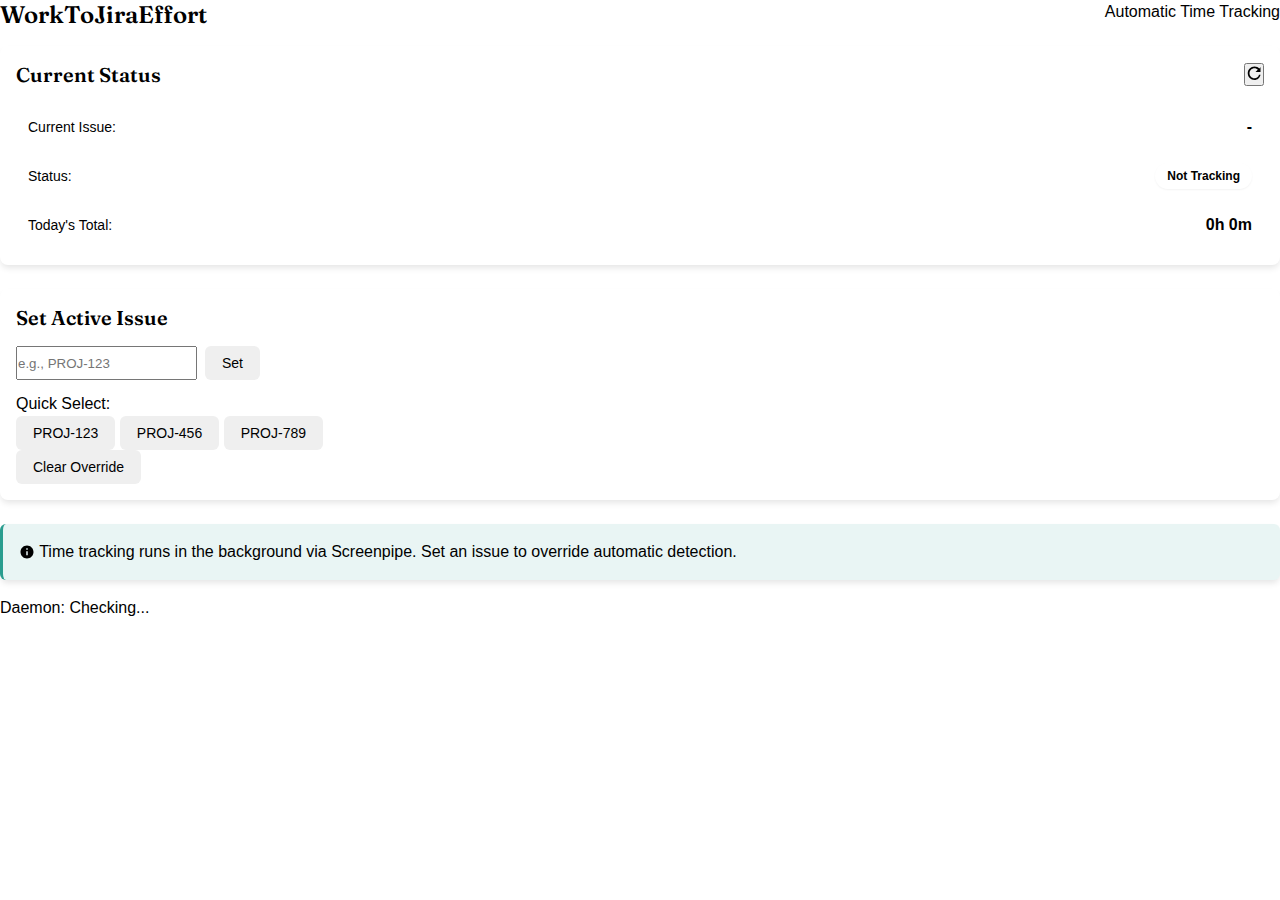
<file: ui/index.html>
<!DOCTYPE html>
<html lang="en">
<head>
    <meta charset="UTF-8">
    <meta name="viewport" content="width=device-width, initial-scale=1.0">
    <title>WorkToJiraEffort</title>
    <link rel="stylesheet" href="styles.css">
</head>
<body>
    <div class="app-container">
        <!-- Header -->
        <header class="app-header">
            <h1>WorkToJiraEffort</h1>
            <p class="subtitle">Automatic Time Tracking</p>
        </header>

        <!-- Main Content -->
        <main class="main-content">
            <!-- Current Status Card -->
            <div class="card status-card">
                <div class="card-header">
                    <h2>Current Status</h2>
                    <button class="btn-refresh" id="refreshBtn" title="Refresh">
                        <svg width="16" height="16" viewBox="0 0 16 16" fill="none">
                            <path d="M13.5 3.5C12.25 2.25 10.5 1.5 8.5 1.5C4.75 1.5 1.75 4.5 1.75 8.25C1.75 12 4.75 15 8.5 15C11.5 15 14 12.75 14.5 9.75H13C12.5 11.75 10.75 13.25 8.5 13.25C5.75 13.25 3.5 11 3.5 8.25C3.5 5.5 5.75 3.25 8.5 3.25C9.75 3.25 11 3.75 11.75 4.75L9.5 7H14.5V2L13.5 3.5Z" fill="currentColor"/>
                        </svg>
                    </button>
                </div>
                <div class="status-info">
                    <div class="status-item">
                        <span class="status-label">Current Issue:</span>
                        <span class="status-value" id="currentIssue">-</span>
                    </div>
                    <div class="status-item">
                        <span class="status-label">Status:</span>
                        <span class="status-badge" id="trackingStatus">Not Tracking</span>
                    </div>
                    <div class="status-item">
                        <span class="status-label">Today's Total:</span>
                        <span class="status-value" id="totalTime">0h 0m</span>
                    </div>
                </div>
            </div>

            <!-- Issue Selection Card -->
            <div class="card">
                <div class="card-header">
                    <h2>Set Active Issue</h2>
                </div>
                <div class="issue-input-group">
                    <input
                        type="text"
                        id="issueInput"
                        class="issue-input"
                        placeholder="e.g., PROJ-123"
                        maxlength="50"
                    />
                    <button class="btn btn-primary" id="setIssueBtn">Set</button>
                </div>

                <!-- Quick Actions -->
                <div class="quick-actions">
                    <p class="quick-actions-label">Quick Select:</p>
                    <div class="quick-actions-buttons">
                        <button class="btn btn-secondary btn-sm" data-issue="PROJ-123">PROJ-123</button>
                        <button class="btn btn-secondary btn-sm" data-issue="PROJ-456">PROJ-456</button>
                        <button class="btn btn-secondary btn-sm" data-issue="PROJ-789">PROJ-789</button>
                    </div>
                </div>

                <button class="btn btn-danger" id="clearIssueBtn">Clear Override</button>
            </div>

            <!-- Info Card -->
            <div class="card info-card">
                <p class="info-text">
                    <svg width="16" height="16" viewBox="0 0 16 16" fill="none" style="vertical-align: text-bottom;">
                        <path d="M8 1.5C4.41 1.5 1.5 4.41 1.5 8C1.5 11.59 4.41 14.5 8 14.5C11.59 14.5 14.5 11.59 14.5 8C14.5 4.41 11.59 1.5 8 1.5ZM8.75 11.25H7.25V7.25H8.75V11.25ZM8.75 5.75H7.25V4.25H8.75V5.75Z" fill="currentColor"/>
                    </svg>
                    Time tracking runs in the background via Screenpipe. Set an issue to override automatic detection.
                </p>
            </div>
        </main>

        <!-- Footer -->
        <footer class="app-footer">
            <p>Daemon: <span id="daemonStatus" class="daemon-status">Checking...</span></p>
        </footer>
    </div>

    <script src="app.js"></script>
</body>
</html>
</file>
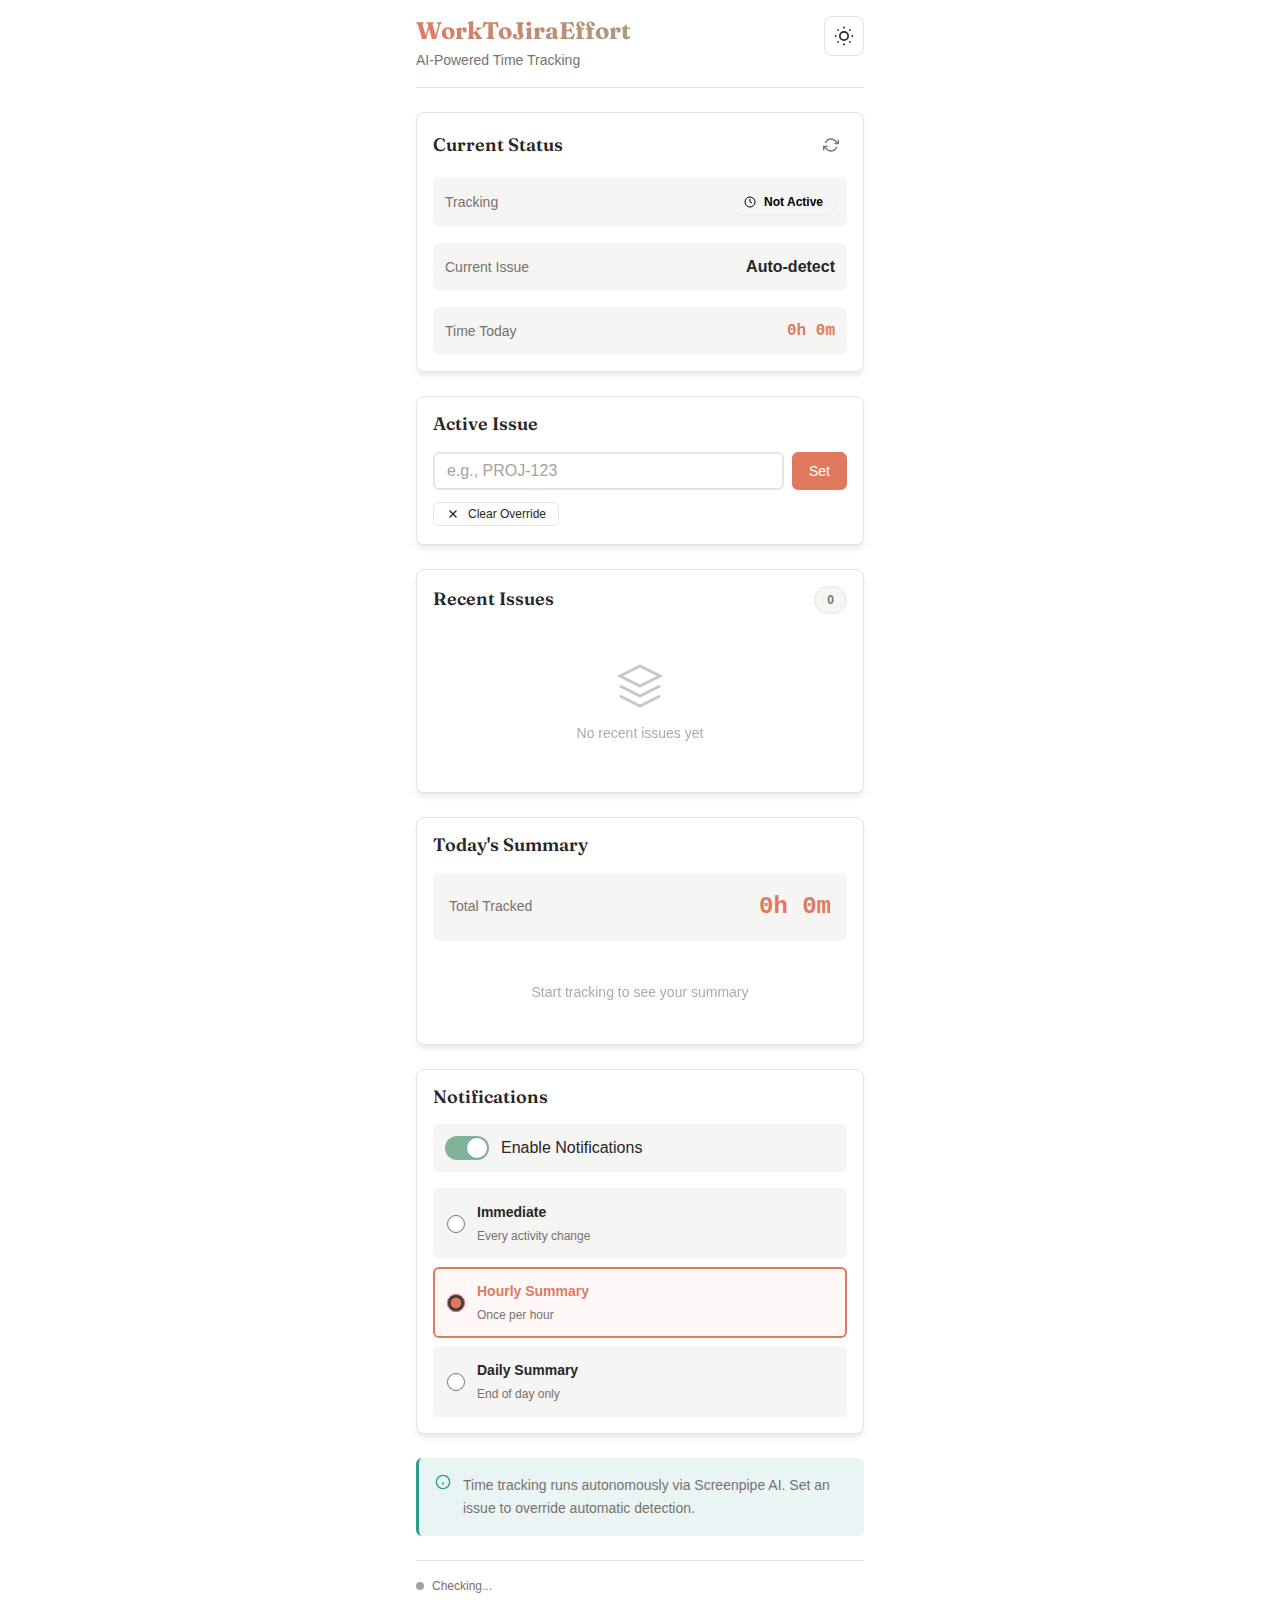
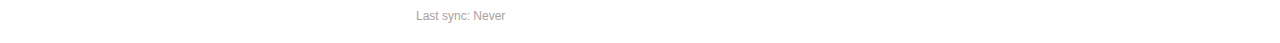
<file: ui/dashboard.html>
<!DOCTYPE html>
<html lang="en">
<head>
    <meta charset="UTF-8">
    <meta name="viewport" content="width=device-width, initial-scale=1.0">
    <title>WorkToJiraEffort</title>
    <link rel="stylesheet" href="styles.css">
</head>
<body>
    <div class="app" data-theme="light">
        <!-- Header -->
        <header class="app-header">
            <div class="header-content">
                <h1 class="header-title">WorkToJiraEffort</h1>
                <p class="header-subtitle">AI-Powered Time Tracking</p>
            </div>
            <button class="theme-toggle" id="themeToggle" aria-label="Toggle dark mode">
                <svg class="theme-toggle__icon theme-toggle__icon--sun" width="20" height="20" viewBox="0 0 24 24" fill="none" stroke="currentColor" stroke-width="2">
                    <circle cx="12" cy="12" r="5"></circle>
                    <line x1="12" y1="1" x2="12" y2="3"></line>
                    <line x1="12" y1="21" x2="12" y2="23"></line>
                    <line x1="4.22" y1="4.22" x2="5.64" y2="5.64"></line>
                    <line x1="18.36" y1="18.36" x2="19.78" y2="19.78"></line>
                    <line x1="1" y1="12" x2="3" y2="12"></line>
                    <line x1="21" y1="12" x2="23" y2="12"></line>
                    <line x1="4.22" y1="19.78" x2="5.64" y2="18.36"></line>
                    <line x1="18.36" y1="5.64" x2="19.78" y2="4.22"></line>
                </svg>
                <svg class="theme-toggle__icon theme-toggle__icon--moon" width="20" height="20" viewBox="0 0 24 24" fill="none" stroke="currentColor" stroke-width="2">
                    <path d="M21 12.79A9 9 0 1 1 11.21 3 7 7 0 0 0 21 12.79z"></path>
                </svg>
            </button>
        </header>

        <!-- Main Content -->
        <main class="main-content">
            <!-- Status Dashboard -->
            <section class="status-dashboard card">
                <div class="card-header">
                    <h2 class="card-title">Current Status</h2>
                    <button class="btn-icon" id="refreshBtn" aria-label="Refresh status">
                        <svg class="icon" width="16" height="16" viewBox="0 0 24 24" fill="none" stroke="currentColor" stroke-width="2">
                            <polyline points="23 4 23 10 17 10"></polyline>
                            <polyline points="1 20 1 14 7 14"></polyline>
                            <path d="M3.51 9a9 9 0 0 1 14.85-3.36L23 10M1 14l4.64 4.36A9 9 0 0 0 20.49 15"></path>
                        </svg>
                    </button>
                </div>

                <div class="status-grid">
                    <div class="status-item">
                        <span class="status-label">Tracking</span>
                        <span class="status-badge" id="trackingStatus">
                            <svg class="icon" width="12" height="12" viewBox="0 0 24 24" fill="none" stroke="currentColor" stroke-width="2">
                                <circle cx="12" cy="12" r="10"></circle>
                                <polyline points="12 6 12 12 16 14"></polyline>
                            </svg>
                            <span id="trackingStatusText">Not Active</span>
                        </span>
                    </div>

                    <div class="status-item">
                        <span class="status-label">Current Issue</span>
                        <span class="status-value" id="currentIssue">Auto-detect</span>
                    </div>

                    <div class="status-item">
                        <span class="status-label">Time Today</span>
                        <span class="status-value status-value--time" id="totalTime">0h 0m</span>
                    </div>
                </div>
            </section>

            <!-- Issue Selector -->
            <section class="issue-selector card">
                <div class="card-header">
                    <h2 class="card-title">Active Issue</h2>
                </div>

                <div class="issue-input-group">
                    <input
                        type="text"
                        id="issueInput"
                        class="input"
                        placeholder="e.g., PROJ-123"
                        maxlength="50"
                        aria-label="Issue key"
                    />
                    <button class="btn btn--primary" id="setIssueBtn">Set</button>
                </div>

                <button class="btn btn--ghost btn--sm" id="clearIssueBtn">
                    <svg class="icon" width="14" height="14" viewBox="0 0 24 24" fill="none" stroke="currentColor" stroke-width="2">
                        <line x1="18" y1="6" x2="6" y2="18"></line>
                        <line x1="6" y1="6" x2="18" y2="18"></line>
                    </svg>
                    Clear Override
                </button>
            </section>

            <!-- Recent Issues -->
            <section class="recent-issues card" id="recentIssuesSection">
                <div class="card-header">
                    <h2 class="card-title">Recent Issues</h2>
                    <span class="badge" id="recentIssuesCount">0</span>
                </div>

                <div class="recent-issues__list" id="recentIssuesList">
                    <!-- Populated by JavaScript -->
                    <div class="empty-state">
                        <svg class="empty-state__icon" width="48" height="48" viewBox="0 0 24 24" fill="none" stroke="currentColor" stroke-width="1.5">
                            <path d="M12 2L2 7l10 5 10-5-10-5z"></path>
                            <path d="M2 17l10 5 10-5"></path>
                            <path d="M2 12l10 5 10-5"></path>
                        </svg>
                        <p class="empty-state__text">No recent issues yet</p>
                    </div>
                </div>
            </section>

            <!-- Time Summary -->
            <section class="time-summary card" id="timeSummarySection">
                <div class="card-header">
                    <h2 class="card-title">Today's Summary</h2>
                </div>

                <div class="time-summary__total">
                    <span class="time-summary__label">Total Tracked</span>
                    <span class="time-summary__value" id="summaryTotalTime">0h 0m</span>
                </div>

                <div class="time-summary__chart" id="timeSummaryChart">
                    <!-- Populated by JavaScript -->
                    <div class="empty-state empty-state--compact">
                        <p class="empty-state__text">Start tracking to see your summary</p>
                    </div>
                </div>
            </section>

            <!-- Notification Preferences -->
            <section class="notification-prefs card" id="notificationPrefsSection">
                <div class="card-header">
                    <h2 class="card-title">Notifications</h2>
                </div>

                <div class="pref-toggle">
                    <label class="pref-toggle__label">
                        <input type="checkbox" class="pref-toggle__input" id="notificationsEnabled" checked>
                        <span class="pref-toggle__slider"></span>
                        <span class="pref-toggle__text">Enable Notifications</span>
                    </label>
                </div>

                <div class="pref-options" id="notificationFrequency">
                    <div class="pref-option">
                        <label class="pref-option__label">
                            <input type="radio" name="frequency" value="immediate" class="pref-option__input">
                            <span class="pref-option__text">
                                <span class="pref-option__title">Immediate</span>
                                <span class="pref-option__desc">Every activity change</span>
                            </span>
                        </label>
                    </div>

                    <div class="pref-option">
                        <label class="pref-option__label">
                            <input type="radio" name="frequency" value="hourly" class="pref-option__input" checked>
                            <span class="pref-option__text">
                                <span class="pref-option__title">Hourly Summary</span>
                                <span class="pref-option__desc">Once per hour</span>
                            </span>
                        </label>
                    </div>

                    <div class="pref-option">
                        <label class="pref-option__label">
                            <input type="radio" name="frequency" value="daily" class="pref-option__input">
                            <span class="pref-option__text">
                                <span class="pref-option__title">Daily Summary</span>
                                <span class="pref-option__desc">End of day only</span>
                            </span>
                        </label>
                    </div>
                </div>
            </section>

            <!-- Info Card -->
            <div class="info-card">
                <svg class="info-card__icon" width="16" height="16" viewBox="0 0 24 24" fill="none" stroke="currentColor" stroke-width="2">
                    <circle cx="12" cy="12" r="10"></circle>
                    <line x1="12" y1="16" x2="12" y2="12"></line>
                    <line x1="12" y1="8" x2="12.01" y2="8"></line>
                </svg>
                <p class="info-card__text">
                    Time tracking runs autonomously via Screenpipe AI.
                    Set an issue to override automatic detection.
                </p>
            </div>
        </main>

        <!-- Footer -->
        <footer class="app-footer">
            <div class="connection-status">
                <div class="connection-status__indicator" id="connectionIndicator"></div>
                <span class="connection-status__text" id="connectionText">Checking...</span>
            </div>
            <div class="sync-status">
                <span class="sync-status__text" id="syncText">Last sync: Never</span>
            </div>
        </footer>
    </div>

    <script src="dashboard.js"></script>
</body>
</html>
</file>
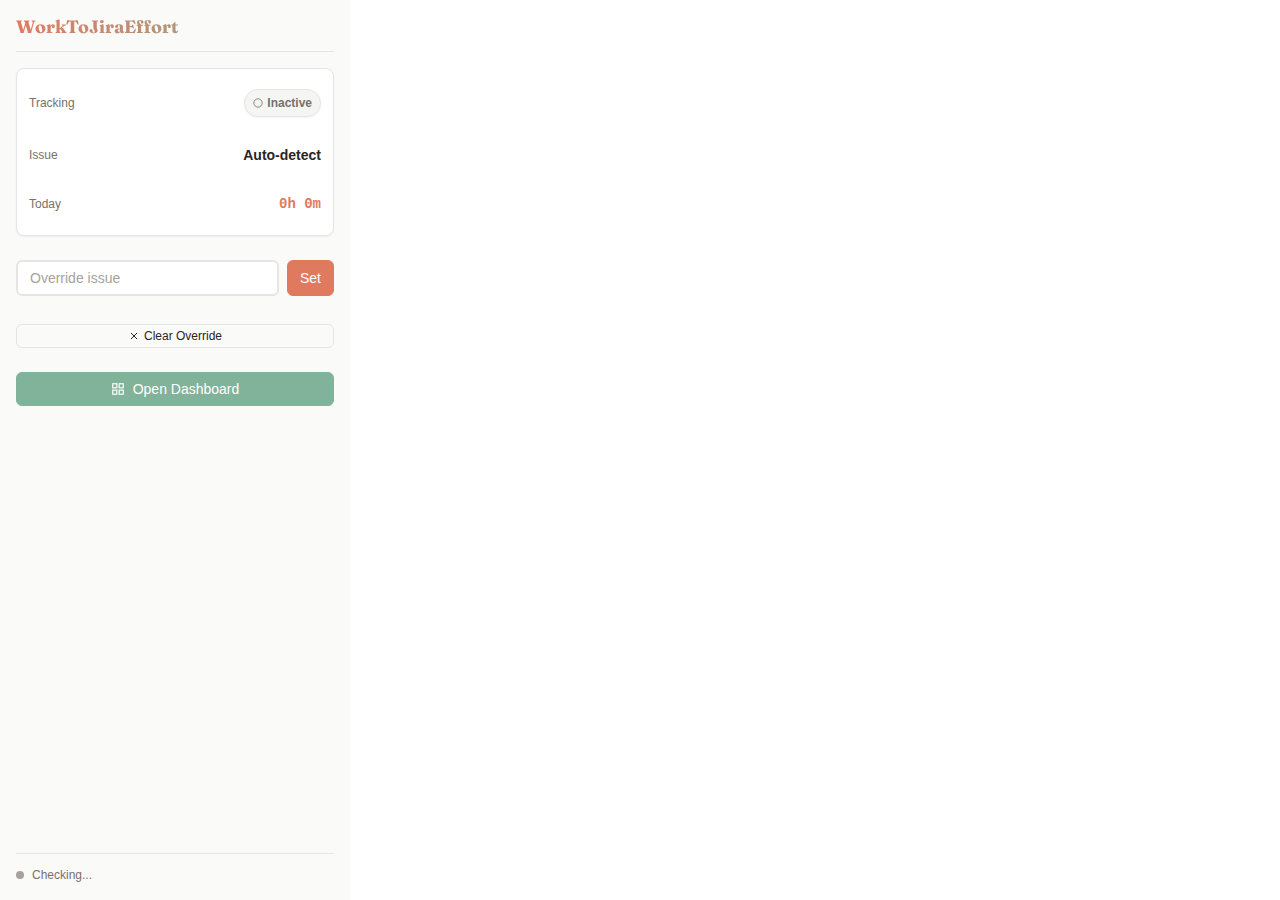
<file: ui/menubar.html>
<!DOCTYPE html>
<html lang="en">
<head>
    <meta charset="UTF-8">
    <meta name="viewport" content="width=device-width, initial-scale=1.0">
    <title>WorkToJiraEffort</title>
    <link rel="stylesheet" href="styles.css">
</head>
<body>
    <div class="menubar-popup" data-theme="light">
        <!-- Header -->
        <div class="menubar-header">
            <h1 class="menubar-title">WorkToJiraEffort</h1>
        </div>

        <!-- Current Status -->
        <div class="menubar-status">
            <div class="status-row">
                <span class="status-label-small">Tracking</span>
                <span class="status-badge status-badge--small" id="trackingStatus">
                    <svg class="icon-small" width="10" height="10" viewBox="0 0 24 24" fill="none" stroke="currentColor" stroke-width="2">
                        <circle cx="12" cy="12" r="10"></circle>
                    </svg>
                    <span id="trackingStatusText">Inactive</span>
                </span>
            </div>

            <div class="status-row">
                <span class="status-label-small">Issue</span>
                <span class="status-value-small" id="currentIssue">Auto-detect</span>
            </div>

            <div class="status-row">
                <span class="status-label-small">Today</span>
                <span class="status-value-small status-value--time" id="totalTime">0h 0m</span>
            </div>
        </div>

        <!-- Quick Issue Override -->
        <div class="menubar-issue-input">
            <input
                type="text"
                id="issueInput"
                class="input input--small"
                placeholder="Override issue"
                maxlength="50"
            />
            <button class="btn btn--primary btn--small" id="setIssueBtn">Set</button>
        </div>

        <button class="btn btn--ghost btn--xs" id="clearIssueBtn" style="width: 100%; margin-top: 4px;">
            <svg class="icon-small" width="12" height="12" viewBox="0 0 24 24" fill="none" stroke="currentColor" stroke-width="2">
                <line x1="18" y1="6" x2="6" y2="18"></line>
                <line x1="6" y1="6" x2="18" y2="18"></line>
            </svg>
            Clear Override
        </button>

        <!-- Actions -->
        <div class="menubar-actions">
            <button class="btn btn--secondary btn--block" id="openDashboardBtn">
                <svg class="icon" width="14" height="14" viewBox="0 0 24 24" fill="none" stroke="currentColor" stroke-width="2">
                    <rect x="3" y="3" width="7" height="7"></rect>
                    <rect x="14" y="3" width="7" height="7"></rect>
                    <rect x="14" y="14" width="7" height="7"></rect>
                    <rect x="3" y="14" width="7" height="7"></rect>
                </svg>
                Open Dashboard
            </button>
        </div>

        <!-- Footer -->
        <div class="menubar-footer">
            <div class="connection-status connection-status--compact">
                <div class="connection-status__indicator" id="connectionIndicator"></div>
                <span class="connection-status__text" id="connectionText">Checking...</span>
            </div>
        </div>
    </div>

    <script src="menubar.js"></script>
</body>
</html>
</file>
<file: ui/styles.css>
/**
 * WorkToJiraEffort Design System
 *
 * A TimeScribe-inspired UI with warm terracotta and sage green palette
 * Implements complete design system from docs/UI_DESIGN.md
 */

/* ========================================================================
   Google Fonts Import
   ======================================================================== */
@import url('https://fonts.googleapis.com/css2?family=Fraunces:ital,opsz,wght@0,9..144,400;0,9..144,500;0,9..144,600;0,9..144,700;1,9..144,400&display=swap');

/* ========================================================================
   CSS Custom Properties - Design Tokens
   ======================================================================== */
:root {
  /* Primary Colors */
  --color-terracotta: #E07A5F;
  --color-terracotta-light: #F2A490;
  --color-terracotta-dark: #C96A55;

  --color-sage: #81B29A;
  --color-sage-light: #9BC4B0;
  --color-sage-dark: #6B9A7F;

  /* Semantic Colors */
  --color-success: #81B29A;
  --color-warning: #F4A261;
  --color-error: #E76F51;
  --color-info: #2A9D8F;

  /* Opacity Scale */
  --opacity-disabled: 0.5;
  --opacity-hover: 0.8;
  --opacity-subtle: 0.6;

  /* Typography */
  --font-display: 'Fraunces', serif;
  --font-body: -apple-system, BlinkMacSystemFont, 'Segoe UI', 'Roboto',
               'Helvetica Neue', Arial, sans-serif;
  --font-mono: 'SF Mono', 'Monaco', 'Cascadia Code', 'Courier New', monospace;

  /* Type Scale */
  --text-xs: 0.75rem;      /* 12px */
  --text-sm: 0.875rem;     /* 14px */
  --text-base: 1rem;       /* 16px */
  --text-lg: 1.125rem;     /* 18px */
  --text-xl: 1.25rem;      /* 20px */
  --text-2xl: 1.5rem;      /* 24px */
  --text-3xl: 1.875rem;    /* 30px */

  /* Font Weights */
  --font-normal: 400;
  --font-medium: 500;
  --font-semibold: 600;
  --font-bold: 700;

  /* Line Heights */
  --leading-tight: 1.25;
  --leading-snug: 1.375;
  --leading-normal: 1.5;
  --leading-relaxed: 1.625;
  --leading-loose: 2;

  /* Spacing Scale */
  --space-1: 0.25rem;   /* 4px */
  --space-2: 0.5rem;    /* 8px */
  --space-3: 0.75rem;   /* 12px */
  --space-4: 1rem;      /* 16px */
  --space-5: 1.25rem;   /* 20px */
  --space-6: 1.5rem;    /* 24px */
  --space-8: 2rem;      /* 32px */
  --space-10: 2.5rem;   /* 40px */
  --space-12: 3rem;     /* 48px */
  --space-16: 4rem;     /* 64px */

  /* Border Radius */
  --radius-sm: 0.375rem;   /* 6px */
  --radius-md: 0.5rem;     /* 8px */
  --radius-lg: 0.75rem;    /* 12px */
  --radius-xl: 1rem;       /* 16px */
  --radius-full: 9999px;

  /* Shadows */
  --shadow-sm: 0 1px 2px 0 rgb(0 0 0 / 0.05);
  --shadow-md: 0 4px 6px -1px rgb(0 0 0 / 0.1);
  --shadow-lg: 0 10px 15px -3px rgb(0 0 0 / 0.1);
  --shadow-xl: 0 20px 25px -5px rgb(0 0 0 / 0.1);
  --shadow-inner: inset 0 2px 4px 0 rgb(0 0 0 / 0.05);

  /* Animation */
  --ease-in: cubic-bezier(0.4, 0, 1, 1);
  --ease-out: cubic-bezier(0, 0, 0.2, 1);
  --ease-in-out: cubic-bezier(0.4, 0, 0.2, 1);
  --ease-spring: cubic-bezier(0.68, -0.55, 0.265, 1.55);

  --duration-fast: 150ms;
  --duration-normal: 250ms;
  --duration-slow: 350ms;
  --duration-slower: 500ms;

  /* Focus States */
  --focus-ring: 0 0 0 3px rgba(224, 122, 95, 0.3);
  --focus-ring-offset: 2px;
}

/* Light Mode Colors (Default) */
[data-theme="light"] {
  --color-bg: #FAFAF9;
  --color-surface: #FFFFFF;
  --color-surface-secondary: #F5F5F4;

  --color-text: #292524;
  --color-text-secondary: #78716C;
  --color-text-tertiary: #A8A29E;

  --color-border: #E7E5E4;
  --color-border-strong: #D6D3D1;
}

/* Dark Mode Colors */
[data-theme="dark"] {
  --color-bg: #1C1917;
  --color-surface: #292524;
  --color-surface-secondary: #44403C;

  --color-text: #FAFAF9;
  --color-text-secondary: #A8A29E;
  --color-text-tertiary: #78716C;

  --color-border: #44403C;
  --color-border-strong: #57534E;

  /* Adjust shadows for dark mode */
  --shadow-sm: 0 1px 2px 0 rgb(0 0 0 / 0.3);
  --shadow-md: 0 4px 6px -1px rgb(0 0 0 / 0.4);
  --shadow-lg: 0 10px 15px -3px rgb(0 0 0 / 0.5);
  --shadow-xl: 0 20px 25px -5px rgb(0 0 0 / 0.6);
}

/* ========================================================================
   Reset & Base Styles
   ======================================================================== */
*, *::before, *::after {
  box-sizing: border-box;
  margin: 0;
  padding: 0;
}

html {
  -webkit-font-smoothing: antialiased;
  -moz-osx-font-smoothing: grayscale;
  text-rendering: optimizeLegibility;
}

body {
  font-family: var(--font-body);
  font-size: var(--text-base);
  line-height: var(--leading-normal);
  color: var(--color-text);
  background-color: var(--color-bg);
  overflow-x: hidden;
  min-height: 100vh;
}

/* Smooth theme transitions */
body,
.app,
.card,
.btn,
.input,
.status-badge,
.badge {
  transition: background-color var(--duration-slow) var(--ease-out),
              color var(--duration-slow) var(--ease-out),
              border-color var(--duration-slow) var(--ease-out);
}

/* ========================================================================
   Typography
   ======================================================================== */
h1, h2, h3, h4, h5, h6 {
  font-family: var(--font-display);
  font-weight: var(--font-semibold);
  line-height: var(--leading-tight);
  color: var(--color-text);
}

h1 {
  font-size: var(--text-2xl);
}

h2 {
  font-size: var(--text-xl);
}

h3 {
  font-size: var(--text-lg);
}

/* ========================================================================
   Layout
   ======================================================================== */
.app {
  max-width: 400px;
  margin: 0 auto;
  padding: var(--space-4);
  display: flex;
  flex-direction: column;
  gap: var(--space-6);
  min-height: 100vh;
}

.main-content {
  display: flex;
  flex-direction: column;
  gap: var(--space-6);
  flex: 1;
}

/* ========================================================================
   Header
   ======================================================================== */
.app-header {
  display: flex;
  align-items: flex-start;
  justify-content: space-between;
  gap: var(--space-4);
  padding-bottom: var(--space-4);
  border-bottom: 1px solid var(--color-border);
}

.header-content {
  flex: 1;
}

.header-title {
  font-size: var(--text-2xl);
  font-weight: var(--font-bold);
  margin-bottom: var(--space-1);
  background: linear-gradient(135deg, var(--color-terracotta), var(--color-sage));
  -webkit-background-clip: text;
  -webkit-text-fill-color: transparent;
  background-clip: text;
}

.header-subtitle {
  font-size: var(--text-sm);
  color: var(--color-text-secondary);
  font-weight: var(--font-medium);
}

/* ========================================================================
   Theme Toggle
   ======================================================================== */
.theme-toggle {
  position: relative;
  width: 40px;
  height: 40px;
  border-radius: var(--radius-md);
  background-color: var(--color-surface);
  border: 1px solid var(--color-border);
  cursor: pointer;
  display: flex;
  align-items: center;
  justify-content: center;
  transition: all var(--duration-normal) var(--ease-out);
}

.theme-toggle:hover {
  background-color: var(--color-surface-secondary);
  box-shadow: var(--shadow-sm);
  transform: translateY(-1px);
}

.theme-toggle:active {
  transform: translateY(0);
}

.theme-toggle:focus-visible {
  outline: none;
  box-shadow: var(--focus-ring);
  outline-offset: var(--focus-ring-offset);
}

.theme-toggle__icon {
  position: absolute;
  color: var(--color-text);
  transition: opacity var(--duration-normal) var(--ease-out),
              transform var(--duration-normal) var(--ease-out);
}

/* Light mode: show sun, hide moon */
[data-theme="light"] .theme-toggle__icon--sun {
  opacity: 1;
  transform: rotate(0deg) scale(1);
}

[data-theme="light"] .theme-toggle__icon--moon {
  opacity: 0;
  transform: rotate(90deg) scale(0.8);
}

/* Dark mode: hide sun, show moon */
[data-theme="dark"] .theme-toggle__icon--sun {
  opacity: 0;
  transform: rotate(-90deg) scale(0.8);
}

[data-theme="dark"] .theme-toggle__icon--moon {
  opacity: 1;
  transform: rotate(0deg) scale(1);
}

/* ========================================================================
   Cards
   ======================================================================== */
.card {
  background-color: var(--color-surface);
  border-radius: var(--radius-md);
  padding: var(--space-4);
  box-shadow: var(--shadow-md);
  border: 1px solid var(--color-border);
  transition: box-shadow var(--duration-normal) var(--ease-out),
              transform var(--duration-normal) var(--ease-out);
}

.card:hover {
  box-shadow: var(--shadow-lg);
}

.card-header {
  display: flex;
  align-items: center;
  justify-content: space-between;
  margin-bottom: var(--space-4);
  gap: var(--space-3);
}

.card-title {
  font-size: var(--text-lg);
  font-weight: var(--font-semibold);
  color: var(--color-text);
}

/* ========================================================================
   Buttons
   ======================================================================== */
.btn {
  display: inline-flex;
  align-items: center;
  justify-content: center;
  gap: var(--space-2);
  padding: var(--space-2) var(--space-4);
  border-radius: var(--radius-sm);
  font-size: var(--text-sm);
  font-weight: var(--font-medium);
  font-family: var(--font-body);
  cursor: pointer;
  transition: all var(--duration-normal) var(--ease-out);
  border: 1px solid transparent;
  white-space: nowrap;
}

.btn:focus-visible {
  outline: none;
  box-shadow: var(--focus-ring);
  outline-offset: var(--focus-ring-offset);
}

.btn:disabled {
  opacity: var(--opacity-disabled);
  cursor: not-allowed;
}

/* Primary Button */
.btn--primary {
  background-color: var(--color-terracotta);
  color: white;
  border-color: var(--color-terracotta);
}

.btn--primary:hover:not(:disabled) {
  background-color: var(--color-terracotta-light);
  border-color: var(--color-terracotta-light);
  transform: translateY(-1px);
  box-shadow: var(--shadow-md);
}

.btn--primary:active:not(:disabled) {
  background-color: var(--color-terracotta-dark);
  border-color: var(--color-terracotta-dark);
  transform: translateY(0);
}

/* Secondary Button */
.btn--secondary {
  background-color: var(--color-sage);
  color: white;
  border-color: var(--color-sage);
}

.btn--secondary:hover:not(:disabled) {
  background-color: var(--color-sage-light);
  border-color: var(--color-sage-light);
  transform: translateY(-1px);
  box-shadow: var(--shadow-md);
}

.btn--secondary:active:not(:disabled) {
  background-color: var(--color-sage-dark);
  border-color: var(--color-sage-dark);
  transform: translateY(0);
}

/* Ghost Button */
.btn--ghost {
  background-color: transparent;
  color: var(--color-text);
  border-color: var(--color-border);
}

.btn--ghost:hover:not(:disabled) {
  background-color: var(--color-surface-secondary);
  border-color: var(--color-border-strong);
}

.btn--ghost:active:not(:disabled) {
  background-color: var(--color-border);
}

/* Small Button */
.btn--sm {
  padding: var(--space-1) var(--space-3);
  font-size: var(--text-xs);
}

/* Icon Button */
.btn-icon {
  width: 32px;
  height: 32px;
  padding: 0;
  border-radius: var(--radius-sm);
  background-color: transparent;
  border: 1px solid transparent;
  cursor: pointer;
  display: flex;
  align-items: center;
  justify-content: center;
  color: var(--color-text-secondary);
  transition: all var(--duration-normal) var(--ease-out);
}

.btn-icon:hover {
  background-color: var(--color-surface-secondary);
  color: var(--color-text);
  transform: translateY(-1px);
}

.btn-icon:active {
  transform: translateY(0);
}

.btn-icon:focus-visible {
  outline: none;
  box-shadow: var(--focus-ring);
  outline-offset: var(--focus-ring-offset);
}

/* ========================================================================
   Input Fields
   ======================================================================== */
.input {
  width: 100%;
  padding: var(--space-2) var(--space-3);
  border: 2px solid var(--color-border);
  border-radius: var(--radius-sm);
  font-size: var(--text-base);
  font-family: var(--font-body);
  color: var(--color-text);
  background-color: var(--color-surface);
  transition: all var(--duration-normal) var(--ease-out);
}

.input::placeholder {
  color: var(--color-text-tertiary);
}

.input:hover {
  border-color: var(--color-border-strong);
}

.input:focus {
  outline: none;
  border-color: var(--color-terracotta);
  box-shadow: 0 0 0 3px rgba(224, 122, 95, 0.1);
}

.input:disabled {
  opacity: var(--opacity-disabled);
  cursor: not-allowed;
  background-color: var(--color-surface-secondary);
}

.input.input--error {
  border-color: var(--color-error);
}

.input.input--error:focus {
  box-shadow: 0 0 0 3px rgba(231, 111, 81, 0.1);
}

/* ========================================================================
   Badges
   ======================================================================== */
.badge {
  display: inline-flex;
  align-items: center;
  justify-content: center;
  padding: var(--space-1) var(--space-3);
  border-radius: var(--radius-full);
  font-size: var(--text-xs);
  font-weight: var(--font-semibold);
  background-color: var(--color-surface-secondary);
  color: var(--color-text-secondary);
  border: 1px solid var(--color-border);
}

.status-badge {
  display: inline-flex;
  align-items: center;
  gap: var(--space-2);
  padding: var(--space-1) var(--space-3);
  border-radius: var(--radius-full);
  font-size: var(--text-xs);
  font-weight: var(--font-semibold);
  box-shadow: var(--shadow-sm);
  transition: all var(--duration-normal) var(--ease-out);
}

.status-badge.status-badge--active {
  background-color: var(--color-sage);
  color: white;
  animation: pulse 2s var(--ease-in-out) infinite;
}

.status-badge.status-badge--inactive {
  background-color: var(--color-surface-secondary);
  color: var(--color-text-secondary);
  border: 1px solid var(--color-border);
}

.status-badge.status-badge--warning {
  background-color: var(--color-warning);
  color: white;
}

.status-badge.status-badge--error {
  background-color: var(--color-error);
  color: white;
}

/* ========================================================================
   Status Dashboard
   ======================================================================== */
.status-grid {
  display: flex;
  flex-direction: column;
  gap: var(--space-4);
}

.status-item {
  display: flex;
  justify-content: space-between;
  align-items: center;
  padding: var(--space-3);
  background-color: var(--color-surface-secondary);
  border-radius: var(--radius-sm);
  transition: background-color var(--duration-normal) var(--ease-out);
}

.status-item:hover {
  background-color: var(--color-border);
}

.status-label {
  font-size: var(--text-sm);
  color: var(--color-text-secondary);
  font-weight: var(--font-medium);
}

.status-value {
  font-size: var(--text-base);
  font-weight: var(--font-semibold);
  color: var(--color-text);
}

.status-value--time {
  font-family: var(--font-mono);
  color: var(--color-terracotta);
}

/* ========================================================================
   Issue Selector
   ======================================================================== */
.issue-input-group {
  display: flex;
  gap: var(--space-2);
  margin-bottom: var(--space-3);
}

/* ========================================================================
   Recent Issues
   ======================================================================== */
.recent-issues__list {
  display: flex;
  flex-direction: column;
  gap: var(--space-2);
}

.issue-item {
  display: flex;
  align-items: center;
  justify-content: space-between;
  padding: var(--space-3);
  background-color: var(--color-surface-secondary);
  border-radius: var(--radius-sm);
  border: 1px solid var(--color-border);
  cursor: pointer;
  transition: all var(--duration-normal) var(--ease-out);
}

.issue-item:hover {
  background-color: var(--color-border);
  border-color: var(--color-border-strong);
  transform: translateX(4px);
}

.issue-item:active {
  transform: translateX(2px);
}

.issue-item__key {
  font-weight: var(--font-semibold);
  color: var(--color-terracotta);
  font-family: var(--font-mono);
  font-size: var(--text-sm);
}

.issue-item__time {
  font-size: var(--text-sm);
  color: var(--color-text-secondary);
  font-family: var(--font-mono);
}

/* ========================================================================
   Time Summary
   ======================================================================== */
.time-summary__total {
  display: flex;
  justify-content: space-between;
  align-items: center;
  padding: var(--space-4);
  background-color: var(--color-surface-secondary);
  border-radius: var(--radius-sm);
  margin-bottom: var(--space-4);
}

.time-summary__label {
  font-size: var(--text-sm);
  color: var(--color-text-secondary);
  font-weight: var(--font-medium);
}

.time-summary__value {
  font-size: var(--text-2xl);
  font-weight: var(--font-bold);
  color: var(--color-terracotta);
  font-family: var(--font-mono);
}

.time-summary__chart {
  display: flex;
  flex-direction: column;
  gap: var(--space-2);
}

.chart-item {
  display: flex;
  align-items: center;
  gap: var(--space-3);
}

.chart-item__label {
  font-size: var(--text-sm);
  color: var(--color-text);
  font-weight: var(--font-medium);
  min-width: 100px;
}

.chart-item__bar {
  flex: 1;
  height: 24px;
  background-color: var(--color-sage);
  border-radius: var(--radius-full);
  position: relative;
  overflow: hidden;
  box-shadow: var(--shadow-sm);
}

.chart-item__value {
  font-size: var(--text-xs);
  color: var(--color-text-secondary);
  font-family: var(--font-mono);
  min-width: 48px;
  text-align: right;
}

/* ========================================================================
   Notification Preferences
   ======================================================================== */
.pref-toggle {
  margin-bottom: var(--space-4);
}

.pref-toggle__label {
  display: flex;
  align-items: center;
  gap: var(--space-3);
  cursor: pointer;
  padding: var(--space-3);
  background-color: var(--color-surface-secondary);
  border-radius: var(--radius-sm);
  transition: background-color var(--duration-normal) var(--ease-out);
}

.pref-toggle__label:hover {
  background-color: var(--color-border);
}

.pref-toggle__input {
  position: absolute;
  opacity: 0;
  width: 0;
  height: 0;
}

.pref-toggle__slider {
  position: relative;
  width: 44px;
  height: 24px;
  background-color: var(--color-border-strong);
  border-radius: var(--radius-full);
  transition: background-color var(--duration-normal) var(--ease-out);
}

.pref-toggle__slider::before {
  content: '';
  position: absolute;
  top: 2px;
  left: 2px;
  width: 20px;
  height: 20px;
  background-color: white;
  border-radius: 50%;
  transition: transform var(--duration-normal) var(--ease-out);
  box-shadow: var(--shadow-sm);
}

.pref-toggle__input:checked + .pref-toggle__slider {
  background-color: var(--color-sage);
}

.pref-toggle__input:checked + .pref-toggle__slider::before {
  transform: translateX(20px);
}

.pref-toggle__input:focus-visible + .pref-toggle__slider {
  box-shadow: var(--focus-ring);
  outline-offset: var(--focus-ring-offset);
}

.pref-toggle__text {
  font-size: var(--text-base);
  font-weight: var(--font-medium);
  color: var(--color-text);
}

/* Preference Options */
.pref-options {
  display: flex;
  flex-direction: column;
  gap: var(--space-2);
}

.pref-option__label {
  display: flex;
  align-items: center;
  gap: var(--space-3);
  padding: var(--space-3);
  background-color: var(--color-surface-secondary);
  border-radius: var(--radius-sm);
  border: 2px solid transparent;
  cursor: pointer;
  transition: all var(--duration-normal) var(--ease-out);
}

.pref-option__label:hover {
  background-color: var(--color-border);
  border-color: var(--color-border-strong);
}

.pref-option__input {
  width: 18px;
  height: 18px;
  accent-color: var(--color-terracotta);
  cursor: pointer;
}

.pref-option__input:focus-visible {
  outline: none;
  box-shadow: var(--focus-ring);
  outline-offset: var(--focus-ring-offset);
  border-radius: 50%;
}

.pref-option__input:checked + .pref-option__text .pref-option__title {
  color: var(--color-terracotta);
}

.pref-option__label:has(.pref-option__input:checked) {
  border-color: var(--color-terracotta);
  background-color: rgba(224, 122, 95, 0.05);
}

.pref-option__text {
  display: flex;
  flex-direction: column;
  gap: var(--space-1);
  flex: 1;
}

.pref-option__title {
  font-size: var(--text-sm);
  font-weight: var(--font-semibold);
  color: var(--color-text);
  transition: color var(--duration-normal) var(--ease-out);
}

.pref-option__desc {
  font-size: var(--text-xs);
  color: var(--color-text-secondary);
}

/* ========================================================================
   Info Card
   ======================================================================== */
.info-card {
  display: flex;
  gap: var(--space-3);
  padding: var(--space-4);
  background-color: rgba(42, 157, 143, 0.1);
  border-left: 3px solid var(--color-info);
  border-radius: var(--radius-sm);
}

[data-theme="dark"] .info-card {
  background-color: rgba(42, 157, 143, 0.15);
}

.info-card__icon {
  flex-shrink: 0;
  color: var(--color-info);
}

.info-card__text {
  font-size: var(--text-sm);
  color: var(--color-text-secondary);
  line-height: var(--leading-relaxed);
}

/* ========================================================================
   Empty States
   ======================================================================== */
.empty-state {
  display: flex;
  flex-direction: column;
  align-items: center;
  justify-content: center;
  padding: var(--space-8);
  text-align: center;
  opacity: var(--opacity-subtle);
}

.empty-state--compact {
  padding: var(--space-6);
}

.empty-state__icon {
  color: var(--color-text-tertiary);
  margin-bottom: var(--space-3);
}

.empty-state__text {
  font-size: var(--text-sm);
  color: var(--color-text-secondary);
  line-height: var(--leading-relaxed);
}

/* ========================================================================
   Footer
   ======================================================================== */
.app-footer {
  display: flex;
  flex-direction: column;
  gap: var(--space-2);
  padding-top: var(--space-4);
  border-top: 1px solid var(--color-border);
}

.connection-status {
  display: flex;
  align-items: center;
  gap: var(--space-2);
}

.connection-status__indicator {
  width: 8px;
  height: 8px;
  border-radius: 50%;
  background-color: var(--color-text-tertiary);
  transition: background-color var(--duration-normal) var(--ease-out);
}

.connection-status__indicator.connection-status__indicator--connected {
  background-color: var(--color-success);
  animation: pulse 2s var(--ease-in-out) infinite;
}

.connection-status__indicator.connection-status__indicator--error {
  background-color: var(--color-error);
}

.connection-status__text {
  font-size: var(--text-xs);
  color: var(--color-text-secondary);
}

.sync-status__text {
  font-size: var(--text-xs);
  color: var(--color-text-tertiary);
}

/* ========================================================================
   Icons
   ======================================================================== */
.icon {
  flex-shrink: 0;
  stroke-width: 2;
}

/* ========================================================================
   Skeleton Loaders
   ======================================================================== */
.skeleton {
  background: linear-gradient(
    90deg,
    var(--color-surface-secondary) 0%,
    var(--color-border) 50%,
    var(--color-surface-secondary) 100%
  );
  background-size: 200% 100%;
  animation: shimmer 1.5s ease-in-out infinite;
  border-radius: var(--radius-sm);
}

.skeleton-text {
  height: 1em;
  margin-bottom: var(--space-2);
}

.skeleton-text:last-child {
  width: 60%;
}

.skeleton-card {
  height: 120px;
}

.skeleton-badge {
  width: 80px;
  height: 24px;
  border-radius: var(--radius-full);
}

/* ========================================================================
   Animations
   ======================================================================== */
@keyframes fadeIn {
  from {
    opacity: 0;
  }
  to {
    opacity: 1;
  }
}

@keyframes slideIn {
  from {
    opacity: 0;
    transform: translateY(10px);
  }
  to {
    opacity: 1;
    transform: translateY(0);
  }
}

@keyframes scaleIn {
  from {
    opacity: 0;
    transform: scale(0.95);
  }
  to {
    opacity: 1;
    transform: scale(1);
  }
}

@keyframes pulse {
  0%, 100% {
    opacity: 1;
  }
  50% {
    opacity: 0.7;
  }
}

@keyframes shimmer {
  0% {
    background-position: 200% 0;
  }
  100% {
    background-position: -200% 0;
  }
}

/* Apply animations to elements */
.card {
  animation: slideIn var(--duration-slow) var(--ease-out);
}

/* Stagger card animations */
.card:nth-child(1) { animation-delay: 0ms; }
.card:nth-child(2) { animation-delay: 50ms; }
.card:nth-child(3) { animation-delay: 100ms; }
.card:nth-child(4) { animation-delay: 150ms; }
.card:nth-child(5) { animation-delay: 200ms; }
.card:nth-child(6) { animation-delay: 250ms; }

/* ========================================================================
   Reduced Motion Support
   ======================================================================== */
@media (prefers-reduced-motion: reduce) {
  *,
  *::before,
  *::after {
    animation-duration: 0.01ms !important;
    animation-iteration-count: 1 !important;
    transition-duration: 0.01ms !important;
  }

  .card {
    animation: none;
  }
}

/* ========================================================================
   Responsive Design
   ======================================================================== */
@media (max-width: 375px) {
  .app {
    padding: var(--space-3);
  }

  .card {
    padding: var(--space-3);
  }

  .header-title {
    font-size: var(--text-xl);
  }

  .time-summary__value {
    font-size: var(--text-xl);
  }
}

/* Larger screens */
@media (min-width: 768px) {
  .app {
    max-width: 480px;
  }
}

/* ========================================================================
   Print Styles
   ======================================================================== */
@media print {
  .theme-toggle,
  .btn,
  .app-footer {
    display: none;
  }

  .card {
    break-inside: avoid;
    box-shadow: none;
    border: 1px solid #ccc;
  }
}

/* ========================================================================
   Utility Classes
   ======================================================================== */
.sr-only {
  position: absolute;
  width: 1px;
  height: 1px;
  padding: 0;
  margin: -1px;
  overflow: hidden;
  clip: rect(0, 0, 0, 0);
  white-space: nowrap;
  border-width: 0;
}

.text-center {
  text-align: center;
}

.font-mono {
  font-family: var(--font-mono);
}

.text-terracotta {
  color: var(--color-terracotta);
}

.text-sage {
  color: var(--color-sage);
}

/* ========================================================================
   Focus Visible Support
   ======================================================================== */
:focus-visible {
  outline: 2px solid var(--color-terracotta);
  outline-offset: 2px;
}

/* ========================================================================
   High Contrast Mode Support
   ======================================================================== */
@media (prefers-contrast: high) {
  .card {
    border-width: 2px;
  }

  .btn {
    border-width: 2px;
  }

  .input {
    border-width: 2px;
  }
}

/* ========================================================================
   Loading State
   ======================================================================== */
.loading {
  pointer-events: none;
  opacity: var(--opacity-subtle);
}

.loading::after {
  content: '';
  position: absolute;
  top: 50%;
  left: 50%;
  width: 20px;
  height: 20px;
  margin: -10px 0 0 -10px;
  border: 2px solid var(--color-terracotta);
  border-top-color: transparent;
  border-radius: 50%;
  animation: spin 0.6s linear infinite;
}

@keyframes spin {
  to {
    transform: rotate(360deg);
  }
}

/* ========================================================================
   Menubar Popup - Compact TimeScribe-style Window
   ======================================================================== */

.menubar-popup {
  max-width: 350px;
  margin: 0;
  padding: var(--space-4);
  display: flex;
  flex-direction: column;
  gap: var(--space-4);
  min-height: 100vh;
  background-color: var(--color-bg);
  color: var(--color-text);
}

/* Menubar Header */
.menubar-header {
  padding-bottom: var(--space-3);
  border-bottom: 1px solid var(--color-border);
}

.menubar-title {
  font-size: var(--text-lg);
  font-weight: var(--font-bold);
  background: linear-gradient(135deg, var(--color-terracotta), var(--color-sage));
  -webkit-background-clip: text;
  -webkit-text-fill-color: transparent;
  background-clip: text;
  margin: 0;
}

/* Menubar Status Display */
.menubar-status {
  display: flex;
  flex-direction: column;
  gap: var(--space-3);
  padding: var(--space-3);
  background-color: var(--color-surface);
  border-radius: var(--radius-md);
  border: 1px solid var(--color-border);
  box-shadow: var(--shadow-sm);
}

.status-row {
  display: flex;
  justify-content: space-between;
  align-items: center;
  padding: var(--space-2) 0;
}

.status-label-small {
  font-size: var(--text-xs);
  color: var(--color-text-secondary);
  font-weight: var(--font-medium);
  min-width: 50px;
}

.status-value-small {
  font-size: var(--text-sm);
  font-weight: var(--font-semibold);
  color: var(--color-text);
}

.status-value-small.status-value--time {
  font-family: var(--font-mono);
  color: var(--color-terracotta);
}

/* Small Status Badge */
.status-badge--small {
  display: inline-flex;
  align-items: center;
  gap: var(--space-1);
  padding: var(--space-1) var(--space-2);
  border-radius: var(--radius-full);
  font-size: var(--text-xs);
  font-weight: var(--font-semibold);
  background-color: var(--color-surface-secondary);
  color: var(--color-text-secondary);
  border: 1px solid var(--color-border);
}

.status-badge--small.status-badge--active {
  background-color: var(--color-sage);
  color: white;
  border-color: var(--color-sage);
}

.icon-small {
  flex-shrink: 0;
  stroke-width: 2;
}

/* Menubar Issue Input */
.menubar-issue-input {
  display: flex;
  gap: var(--space-2);
  margin: var(--space-2) 0;
}

.menubar-issue-input .input {
  flex: 1;
  padding: var(--space-2) var(--space-3);
  font-size: var(--text-sm);
}

.menubar-issue-input .btn {
  padding: var(--space-2) var(--space-3);
  font-size: var(--text-sm);
}

/* Small Input */
.input--small {
  padding: var(--space-2) var(--space-3);
  font-size: var(--text-sm);
  border-radius: var(--radius-sm);
}

/* Extra Small Button */
.btn--xs {
  padding: var(--space-1) var(--space-2);
  font-size: var(--text-xs);
  gap: var(--space-1);
}

/* Block Button */
.btn--block {
  width: 100%;
  justify-content: center;
}

/* Menubar Actions */
.menubar-actions {
  display: flex;
  flex-direction: column;
  gap: var(--space-2);
  margin: var(--space-2) 0;
}

.menubar-actions .btn {
  width: 100%;
}

/* Menubar Footer */
.menubar-footer {
  margin-top: auto;
  padding-top: var(--space-3);
  border-top: 1px solid var(--color-border);
}

.connection-status--compact {
  display: flex;
  align-items: center;
  gap: var(--space-2);
}

/* Toast Notifications */
.toast {
  position: fixed;
  bottom: 16px;
  left: 50%;
  transform: translateX(-50%) translateY(100px);
  padding: var(--space-3) var(--space-4);
  background-color: var(--color-surface);
  color: var(--color-text);
  border-radius: var(--radius-md);
  border: 1px solid var(--color-border);
  box-shadow: var(--shadow-lg);
  font-size: var(--text-sm);
  font-weight: var(--font-medium);
  z-index: 9999;
  transition: transform var(--duration-normal) var(--ease-out);
}

.toast--show {
  transform: translateX(-50%) translateY(0);
}

.toast--success {
  border-left: 4px solid var(--color-success);
}

.toast--error {
  border-left: 4px solid var(--color-error);
  color: var(--color-error);
}

.toast--info {
  border-left: 4px solid var(--color-info);
}
</file>
